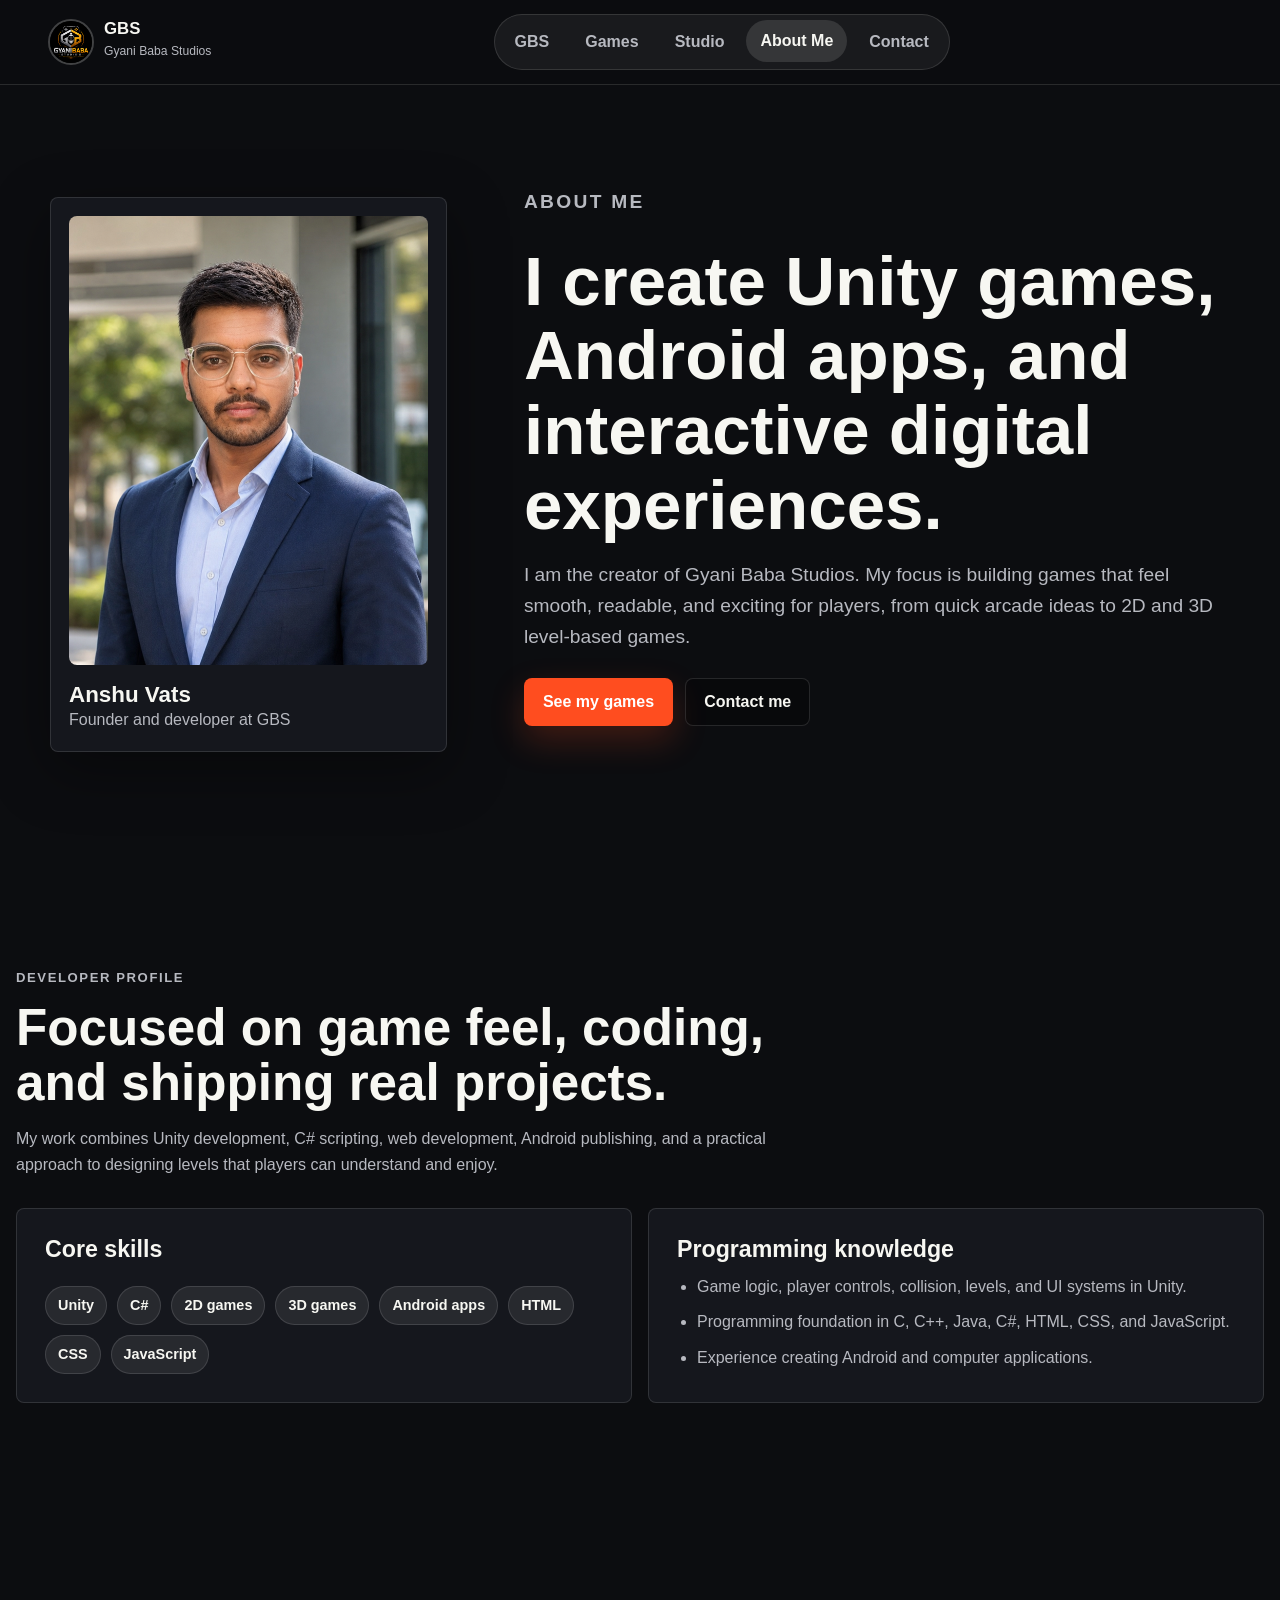
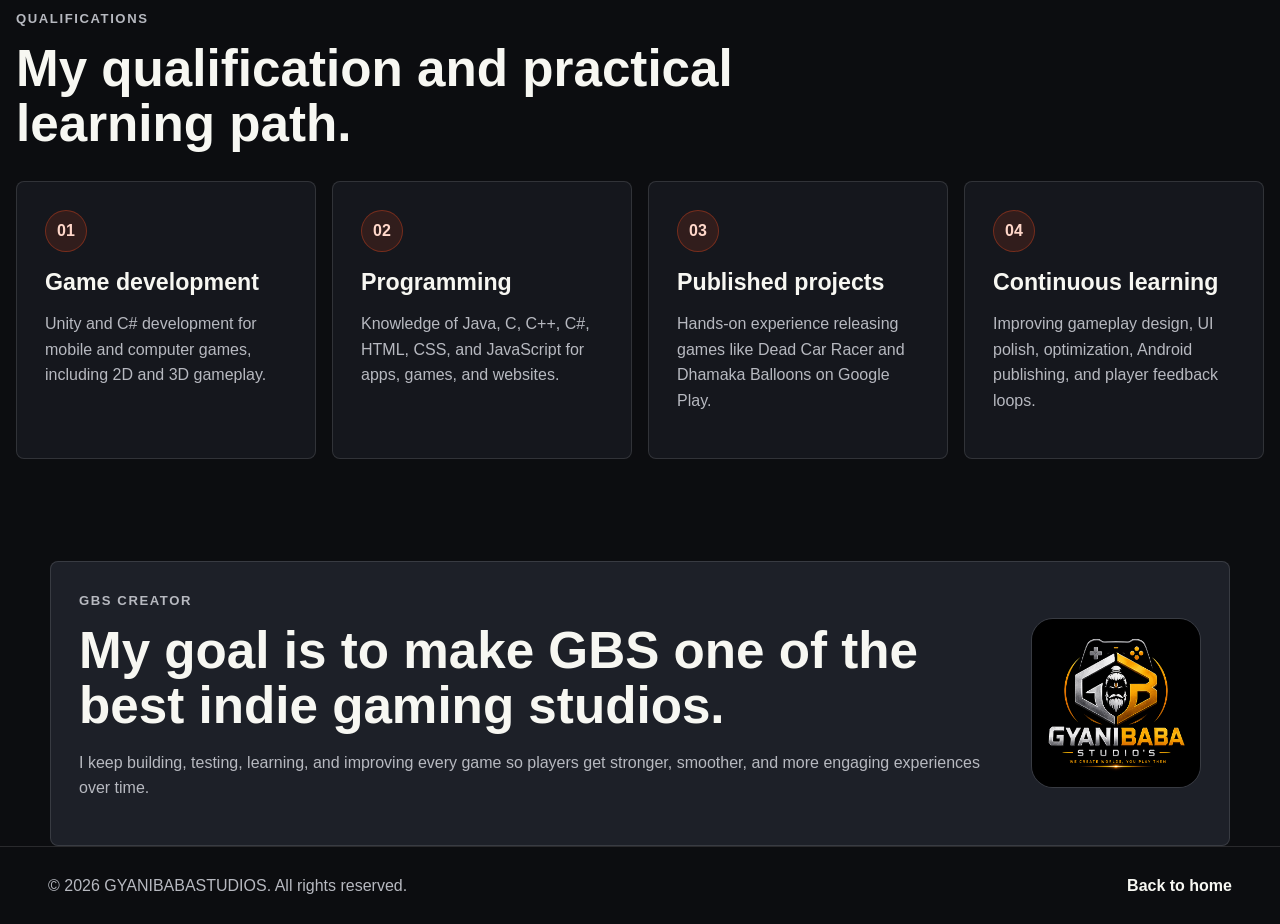
<file: about.html>
<!DOCTYPE html>
<html lang="en">
<head>
    <meta charset="UTF-8">
    <meta name="viewport" content="width=device-width, initial-scale=1.0">
    <meta name="description" content="About Anshu Vats, Unity game developer and creator of Gyani Baba Studios.">
    <link rel="icon" href="GYANIBABASTUDIO.png" type="image/png">
    <title>About Anshu Vats | GBS</title>
    <link rel="stylesheet" href="style.css">
</head>
<body>
    <div id="preloader" aria-hidden="true">
        <div class="loader-content">
            <img src="GYANIBABASTUDIO.png" alt="" class="loader-logo">
            <p>Loading About Page</p>
            <div class="spinner"></div>
        </div>
    </div>

    <header class="site-header">
        <a class="brand" href="index.html#hero" aria-label="GBS home">
            <img id="pic" src="GYANIBABASTUDIO.png" alt="GBS logo">
            <span>
                <strong>GBS</strong>
                <small>Gyani Baba Studios</small>
            </span>
        </a>

        <nav class="site-nav" aria-label="Main navigation">
            <ul class="nav-links">
                <li><a href="index.html#gbs">GBS</a></li>
                <li><a href="index.html#portfolio">Games</a></li>
                <li><a href="index.html#studio">Studio</a></li>
                <li><a href="about.html" aria-current="page">About Me</a></li>
                <li><a href="index.html#contact">Contact</a></li>
            </ul>
        </nav>

        <div class="nav-actions">
            <button class="menu-toggle" type="button" aria-label="Toggle menu" aria-expanded="false">
                <span></span>
                <span></span>
                <span></span>
            </button>
        </div>
    </header>

    <main>
        <section class="section about-hero">
            <div class="profile-card">
                <img src="profile-pic.png" alt="Profile photo of Anshu Vats">
                <div>
                    <strong>Anshu Vats</strong>
                    <span>Founder and developer at GBS</span>
                </div>
            </div>

            <div class="about-intro">
                <p class="eyebrow">About me</p>
                <h1>I create Unity games, Android apps, and interactive digital experiences.</h1>
                <p>
                    I am the creator of Gyani Baba Studios. My focus is building games that feel smooth,
                    readable, and exciting for players, from quick arcade ideas to 2D and 3D level-based games.
                </p>
                <div class="hero-actions">
                    <a href="index.html#portfolio" class="primary-btn">See my games</a>
                    <a href="index.html#contact" class="ghost-btn hero-ghost">Contact me</a>
                </div>
            </div>
        </section>

        <section class="section profile-details">
            <div class="section-heading">
                <p class="eyebrow">Developer profile</p>
                <h2>Focused on game feel, coding, and shipping real projects.</h2>
                <p>
                    My work combines Unity development, C# scripting, web development, Android publishing,
                    and a practical approach to designing levels that players can understand and enjoy.
                </p>
            </div>

            <div class="detail-grid">
                <article>
                    <h3>Core skills</h3>
                    <ul class="skills" aria-label="Core skills">
                        <li>Unity</li>
                        <li>C#</li>
                        <li>2D games</li>
                        <li>3D games</li>
                        <li>Android apps</li>
                        <li>HTML</li>
                        <li>CSS</li>
                        <li>JavaScript</li>
                    </ul>
                </article>

                <article>
                    <h3>Programming knowledge</h3>
                    <ul class="clean-list">
                        <li>Game logic, player controls, collision, levels, and UI systems in Unity.</li>
                        <li>Programming foundation in C, C++, Java, C#, HTML, CSS, and JavaScript.</li>
                        <li>Experience creating Android and computer applications.</li>
                    </ul>
                </article>
            </div>
        </section>

        <section class="section qualification-section">
            <div class="section-heading">
                <p class="eyebrow">Qualifications</p>
                <h2>My qualification and practical learning path.</h2>
            </div>

            <div class="qualification-grid">
                <article>
                    <span>01</span>
                    <h3>Game development</h3>
                    <p>Unity and C# development for mobile and computer games, including 2D and 3D gameplay.</p>
                </article>
                <article>
                    <span>02</span>
                    <h3>Programming</h3>
                    <p>Knowledge of Java, C, C++, C#, HTML, CSS, and JavaScript for apps, games, and websites.</p>
                </article>
                <article>
                    <span>03</span>
                    <h3>Published projects</h3>
                    <p>Hands-on experience releasing games like Dead Car Racer and Dhamaka Balloons on Google Play.</p>
                </article>
                <article>
                    <span>04</span>
                    <h3>Continuous learning</h3>
                    <p>Improving gameplay design, UI polish, optimization, Android publishing, and player feedback loops.</p>
                </article>
            </div>
        </section>

        <section class="section about-cta">
            <div>
                <p class="eyebrow">GBS creator</p>
                <h2>My goal is to make GBS one of the best indie gaming studios.</h2>
                <p>
                    I keep building, testing, learning, and improving every game so players get stronger,
                    smoother, and more engaging experiences over time.
                </p>
            </div>
            <img src="GYANIBABASTUDIO.png" alt="Gyani Baba Studios logo">
        </section>
    </main>

    <footer class="site-footer">
        <p>&copy; 2026 GYANIBABASTUDIOS. All rights reserved.</p>
        <a href="index.html#hero">Back to home</a>
    </footer>

    <script src="script.js"></script>
</body>
</html>
</file>
<file: style.css>
:root {
    --bg: #0c0d10;
    --panel: #15171d;
    --panel-strong: #1d2028;
    --text: #f7f7f2;
    --muted: #b7b9c0;
    --line: rgba(255, 255, 255, 0.12);
    --accent: #ff4d1f;
    --accent-2: #19c37d;
    --shadow: 0 18px 60px rgba(0, 0, 0, 0.38);
    --radius: 8px;
    --max-width: 1180px;
}

* {
    box-sizing: border-box;
}

[hidden] {
    display: none !important;
}

html {
    scroll-behavior: smooth;
}

body {
    margin: 0;
    font-family: Arial, Helvetica, sans-serif;
    line-height: 1.6;
    background: var(--bg);
    color: var(--text);
}

img {
    display: block;
    max-width: 100%;
}

a {
    color: inherit;
}

button,
input,
textarea {
    font: inherit;
}

.site-header {
    position: sticky;
    top: 0;
    z-index: 1000;
    display: flex;
    align-items: center;
    justify-content: space-between;
    gap: 18px;
    padding: 14px clamp(16px, 4vw, 48px);
    background: rgba(12, 13, 16, 0.86);
    border-bottom: 1px solid var(--line);
    backdrop-filter: blur(16px);
}

.brand {
    display: inline-flex;
    align-items: center;
    gap: 10px;
    text-decoration: none;
    min-width: max-content;
}

.brand img {
    width: 46px;
    height: 46px;
    border: 2px solid rgba(255, 255, 255, 0.22);
    border-radius: 50%;
    object-fit: cover;
}

.brand strong {
    display: block;
    color: var(--text);
    font-size: 1.05rem;
    line-height: 1;
}

.brand small {
    color: var(--muted);
    font-size: 0.76rem;
}

.site-nav {
    flex: 1;
    display: flex;
    justify-content: center;
}

.nav-links {
    display: flex;
    align-items: center;
    gap: 8px;
    padding: 6px;
    margin: 0;
    list-style: none;
    background: rgba(255, 255, 255, 0.06);
    border: 1px solid var(--line);
    border-radius: 999px;
}

.nav-links a {
    display: inline-flex;
    align-items: center;
    padding: 8px 14px;
    border-radius: 999px;
    color: var(--muted);
    font-weight: 700;
    text-decoration: none;
    transition: background 180ms ease, color 180ms ease, transform 180ms ease;
}

.nav-links a:hover,
.nav-links a:focus-visible,
.nav-links a[aria-current="page"] {
    background: rgba(255, 255, 255, 0.12);
    color: var(--text);
    transform: translateY(-1px);
}

.nav-actions {
    display: flex;
    align-items: center;
    justify-content: flex-end;
    gap: 10px;
    min-width: 0;
}

.primary-btn,
.ghost-btn,
.project-link {
    display: inline-flex;
    align-items: center;
    justify-content: center;
    min-height: 42px;
    padding: 10px 18px;
    border: 1px solid transparent;
    border-radius: var(--radius);
    font-weight: 800;
    text-decoration: none;
    cursor: pointer;
    transition: transform 180ms ease, border-color 180ms ease, background 180ms ease, color 180ms ease;
}

.primary-btn {
    background: var(--accent);
    color: white;
    box-shadow: 0 14px 34px rgba(255, 77, 31, 0.22);
}

.primary-btn:hover,
.primary-btn:focus-visible {
    transform: translateY(-2px);
    background: #ff663d;
}

.ghost-btn {
    background: rgba(255, 255, 255, 0.08);
    border-color: var(--line);
    color: var(--text);
}

.ghost-btn:hover,
.ghost-btn:focus-visible {
    transform: translateY(-2px);
    background: rgba(255, 255, 255, 0.14);
}

.menu-toggle {
    display: none;
    width: 42px;
    height: 42px;
    padding: 0;
    border: 1px solid var(--line);
    border-radius: var(--radius);
    background: rgba(255, 255, 255, 0.08);
    cursor: pointer;
}

.menu-toggle span {
    display: block;
    width: 18px;
    height: 2px;
    margin: 4px auto;
    background: var(--text);
    border-radius: 2px;
    transition: transform 180ms ease, opacity 180ms ease;
}

.site-header.nav-open .menu-toggle span:nth-child(1) {
    transform: translateY(6px) rotate(45deg);
}

.site-header.nav-open .menu-toggle span:nth-child(2) {
    opacity: 0;
}

.site-header.nav-open .menu-toggle span:nth-child(3) {
    transform: translateY(-6px) rotate(-45deg);
}

#preloader {
    position: fixed;
    inset: 0;
    z-index: 9999;
    display: grid;
    place-items: center;
    background: var(--bg);
    color: var(--text);
    transition: opacity 400ms ease, visibility 400ms ease;
}

#preloader.hidden {
    opacity: 0;
    visibility: hidden;
}

.loader-content {
    display: grid;
    justify-items: center;
    gap: 14px;
    text-align: center;
}

.loader-logo {
    width: 84px;
    height: 84px;
    border-radius: 50%;
    object-fit: cover;
}

.loader-content p {
    margin: 0;
    color: var(--muted);
    font-weight: 800;
    letter-spacing: 0.08em;
    text-transform: uppercase;
}

.spinner {
    width: 42px;
    height: 42px;
    border: 4px solid rgba(255, 255, 255, 0.18);
    border-top-color: var(--accent);
    border-radius: 50%;
    animation: spin 900ms linear infinite;
}

.hero-section {
    position: relative;
    min-height: calc(100vh - 75px);
    display: grid;
    grid-template-columns: minmax(0, 1fr) minmax(260px, 420px);
    gap: clamp(28px, 6vw, 82px);
    align-items: center;
    padding: clamp(70px, 10vw, 120px) clamp(16px, 5vw, 72px);
    overflow: hidden;
    isolation: isolate;
}

.hero-bg {
    position: absolute;
    inset: 0;
    z-index: -2;
    background:
        linear-gradient(90deg, rgba(12, 13, 16, 0.95) 0%, rgba(12, 13, 16, 0.78) 46%, rgba(12, 13, 16, 0.35) 100%),
        url("th.jpeg") center / cover no-repeat;
    transform: scale(1.02);
}

.hero-section::after {
    content: "";
    position: absolute;
    inset: auto 0 0;
    z-index: -1;
    height: 34%;
    background: linear-gradient(0deg, var(--bg), transparent);
}

.hero-content {
    width: min(780px, 100%);
}

.eyebrow {
    margin: 0 0 12px;
    color: var(--accent-2);
    font-size: 0.82rem;
    font-weight: 900;
    letter-spacing: 0.12em;
    text-transform: uppercase;
}

h1,
h2,
h3,
p {
    overflow-wrap: anywhere;
}

h1,
h2,
h3 {
    margin-top: 0;
    line-height: 1.08;
}

.hero-content h1 {
    margin-bottom: 18px;
    font-size: clamp(2.45rem, 7vw, 5.6rem);
    max-width: 10ch;
}

.hero-copy {
    width: min(660px, 100%);
    margin: 0 0 28px;
    color: #e6e6e6;
    font-size: clamp(1rem, 2vw, 1.25rem);
}

.hero-actions {
    display: flex;
    flex-wrap: wrap;
    gap: 12px;
    margin-bottom: 36px;
}

.hero-ghost {
    background: rgba(0, 0, 0, 0.26);
}

.hero-stats {
    display: grid;
    grid-template-columns: repeat(3, minmax(0, 1fr));
    width: min(680px, 100%);
    gap: 10px;
}

.hero-stats article {
    padding: 16px;
    background: rgba(255, 255, 255, 0.08);
    border: 1px solid var(--line);
    border-radius: var(--radius);
    backdrop-filter: blur(12px);
}

.hero-stats strong {
    display: block;
    font-size: 1.18rem;
}

.hero-stats span {
    color: var(--muted);
    font-size: 0.92rem;
}

.hero-logo-card {
    display: grid;
    justify-items: center;
    gap: 18px;
    padding: clamp(18px, 4vw, 34px);
    background: rgba(255, 255, 255, 0.09);
    border: 1px solid var(--line);
    border-radius: var(--radius);
    box-shadow: var(--shadow);
    backdrop-filter: blur(16px);
}

.hero-logo-card img {
    width: min(280px, 72vw);
    aspect-ratio: 1;
    object-fit: cover;
    border-radius: 22px;
    border: 1px solid rgba(255, 255, 255, 0.18);
}

.hero-logo-card span {
    color: var(--text);
    font-size: clamp(1.1rem, 2vw, 1.45rem);
    font-weight: 900;
    text-align: center;
}

.section {
    width: min(var(--max-width), calc(100% - 32px));
    margin: 0 auto;
    padding: clamp(64px, 8vw, 108px) 0;
}

.section-heading {
    width: min(760px, 100%);
    margin-bottom: 30px;
}

.section-heading h2,
.split-section h2,
.contact-panel h2 {
    margin-bottom: 16px;
    font-size: clamp(2rem, 4vw, 3.4rem);
}

.section-heading p,
.section-copy p,
.contact-panel p {
    color: var(--muted);
}

.split-section {
    display: grid;
    grid-template-columns: minmax(260px, 0.82fr) minmax(0, 1.18fr);
    gap: clamp(28px, 6vw, 80px);
    align-items: start;
}

.section-copy p {
    margin-top: 0;
    font-size: 1.06rem;
}

.gbs-section {
    width: min(1260px, calc(100% - 32px));
}

.value-grid {
    display: grid;
    grid-template-columns: repeat(4, minmax(0, 1fr));
    gap: 14px;
}

.value-grid article {
    display: grid;
    gap: 10px;
    min-height: 190px;
    padding: 20px;
    background: var(--panel);
    border: 1px solid var(--line);
    border-radius: var(--radius);
}

.value-grid strong {
    color: var(--text);
    font-size: 1.2rem;
    line-height: 1.2;
}

.value-grid span {
    color: var(--muted);
}

.skills {
    display: flex;
    flex-wrap: wrap;
    gap: 10px;
    padding: 0;
    margin: 24px 0 0;
    list-style: none;
}

.skills li,
.project-tag {
    display: inline-flex;
    align-items: center;
    min-height: 34px;
    padding: 7px 12px;
    background: rgba(255, 255, 255, 0.08);
    border: 1px solid var(--line);
    border-radius: 999px;
    color: var(--text);
    font-size: 0.9rem;
    font-weight: 800;
}

.portfolio-section {
    width: min(1260px, calc(100% - 32px));
}

.projects {
    display: grid;
    grid-template-columns: repeat(2, minmax(0, 1fr));
    gap: 18px;
}

.project-card {
    display: grid;
    grid-template-columns: 180px minmax(0, 1fr);
    gap: 18px;
    padding: 18px;
    background: var(--panel);
    border: 1px solid var(--line);
    border-radius: var(--radius);
    box-shadow: var(--shadow);
    transition: transform 180ms ease, border-color 180ms ease;
}

.project-card:hover {
    transform: translateY(-5px);
    border-color: rgba(255, 255, 255, 0.28);
}

.featured-card {
    grid-column: span 1;
}

.project-media {
    overflow: hidden;
    min-height: 260px;
    background: #0f1014;
    border-radius: var(--radius);
}

.project-media img {
    width: 100%;
    height: 100%;
    object-fit: cover;
    transition: transform 220ms ease;
}

.project-card:hover .project-media img {
    transform: scale(1.04);
}

.project-body {
    display: flex;
    flex-direction: column;
    align-items: flex-start;
}

.project-body h3 {
    margin: 16px 0 10px;
    font-size: clamp(1.5rem, 3vw, 2.2rem);
}

.project-body p {
    margin: 0 0 16px;
    color: var(--muted);
}

.feature-list {
    display: flex;
    flex-wrap: wrap;
    gap: 8px;
    padding: 0;
    margin: 0 0 20px;
    list-style: none;
}

.feature-list li {
    padding: 6px 10px;
    background: rgba(25, 195, 125, 0.12);
    border: 1px solid rgba(25, 195, 125, 0.22);
    border-radius: 999px;
    color: #caffea;
    font-size: 0.84rem;
    font-weight: 800;
}

.project-link {
    margin-top: auto;
    background: rgba(255, 77, 31, 0.1);
    border-color: rgba(255, 77, 31, 0.38);
    color: #ffd7ca;
}

.project-link:hover,
.project-link:focus-visible {
    background: var(--accent);
    color: white;
    transform: translateY(-2px);
}

.upcoming-section {
    width: min(1260px, calc(100% - 32px));
}

.upcoming-grid {
    display: grid;
    grid-template-columns: 1fr;
    gap: 30px;
    margin-bottom: 40px;
}

.upcoming-card {
    display: grid;
    gap: 18px;
    padding: 20px;
    background: var(--panel);
    border: 1px solid var(--line);
    border-radius: var(--radius);
    box-shadow: var(--shadow);
}

.horror-card {
    background:
        linear-gradient(135deg, rgba(255, 77, 31, 0.12), rgba(21, 23, 29, 0.92)),
        var(--panel);
}

.retro-card {
    align-content: start;
}

.upcoming-header h3 {
    margin: 14px 0 10px;
    font-size: clamp(1.7rem, 3vw, 2.7rem);
}

.upcoming-header p {
    margin: 0;
    color: var(--muted);
}

.game-carousel {
    position: relative;
    display: grid;
    gap: 12px;
}

.carousel-viewport {
    overflow: hidden;
    background:
        linear-gradient(135deg, rgba(255, 255, 255, 0.08), rgba(255, 77, 31, 0.08)),
        #0f1014;
    border: 1px solid var(--line);
    border-radius: var(--radius);
}

.carousel-track {
    display: flex;
    transition: transform 0.8s ease-in-out;
}

.carousel-slide {
    position: relative;
    display: grid;
    place-items: center;
    flex: 0 0 100%;
    min-height: clamp(300px, 38vw, 470px);
    margin: 0;
    background: rgba(255, 255, 255, 0.05);
}

.carousel-slide img {
    width: 100%;
    height: 100%;
    object-fit: cover;
}

.slide-placeholder {
    gap: 8px;
    text-align: center;
    border: 1px dashed rgba(255, 255, 255, 0.24);
}

.slide-placeholder span {
    color: var(--text);
    font-size: 1.4rem;
    font-weight: 900;
}

.slide-placeholder small {
    color: var(--muted);
    font-weight: 800;
}

.carousel-btn {
    position: absolute;
    top: 50%;
    z-index: 2;
    display: grid;
    place-items: center;
    width: 42px;
    height: 42px;
    padding: 0;
    border: 1px solid rgba(255, 255, 255, 0.22);
    border-radius: 50%;
    background: rgba(12, 13, 16, 0.74);
    color: var(--text);
    font-size: 1.5rem;
    font-weight: 900;
    cursor: pointer;
    transform: translateY(-50%);
    transition: background 180ms ease, transform 180ms ease;
}

.carousel-btn:hover,
.carousel-btn:focus-visible {
    background: var(--accent);
    transform: translateY(-50%) scale(1.05);
}

.carousel-btn.prev {
    left: 14px;
}

.carousel-btn.next {
    right: 14px;
}

.carousel-dots {
    display: flex;
    flex-wrap: wrap;
    justify-content: center;
    gap: 8px;
}

.carousel-dots button {
    width: 10px;
    height: 10px;
    padding: 0;
    border: 0;
    border-radius: 50%;
    background: rgba(255, 255, 255, 0.3);
    cursor: pointer;
}

.carousel-dots button.active {
    width: 28px;
    background: var(--accent);
    border-radius: 999px;
}

.studio-section {
    width: min(1260px, calc(100% - 32px));
}

.studio-grid {
    display: grid;
    grid-template-columns: repeat(3, minmax(0, 1fr));
    gap: 16px;
}

.studio-card {
    overflow: hidden;
    background: var(--panel);
    border: 1px solid var(--line);
    border-radius: var(--radius);
}

.studio-card img {
    width: 100%;
    aspect-ratio: 16 / 10;
    object-fit: cover;
}

.studio-card h3,
.studio-card p {
    margin-left: 18px;
    margin-right: 18px;
}

.studio-card h3 {
    margin-top: 18px;
    margin-bottom: 8px;
    font-size: 1.25rem;
}

.studio-card p {
    margin-top: 0;
    margin-bottom: 20px;
    color: var(--muted);
}

.showcase-section {
    width: 100%;
    padding: 24px 0;
    overflow: hidden;
}

.showcase-track {
    display: grid;
    grid-template-columns: repeat(4, minmax(240px, 1fr));
    gap: 12px;
    width: min(1260px, calc(100% - 32px));
    margin: 0 auto;
}

.showcase-track img {
    width: 100%;
    height: clamp(170px, 24vw, 280px);
    object-fit: cover;
    border: 1px solid var(--line);
    border-radius: var(--radius);
    filter: saturate(1.08) contrast(1.02);
}

.contact-section {
    width: min(1100px, calc(100% - 32px));
}

.contact-panel {
    display: grid;
    grid-template-columns: minmax(260px, 0.9fr) minmax(0, 1.1fr);
    gap: clamp(24px, 5vw, 60px);
    align-items: start;
    padding: clamp(20px, 5vw, 46px);
    background: var(--panel-strong);
    border: 1px solid var(--line);
    border-radius: var(--radius);
    box-shadow: var(--shadow);
}

.contact-panel form {
    display: grid;
    gap: 14px;
}

label {
    display: grid;
    gap: 7px;
    color: var(--text);
    font-weight: 800;
}

label span {
    font-size: 0.88rem;
}

input,
textarea {
    width: 100%;
    padding: 12px 13px;
    border: 1px solid rgba(255, 255, 255, 0.14);
    border-radius: var(--radius);
    outline: none;
    background: rgba(255, 255, 255, 0.06);
    color: var(--text);
    transition: border-color 180ms ease, box-shadow 180ms ease, background 180ms ease;
}

input::placeholder,
textarea::placeholder {
    color: rgba(255, 255, 255, 0.45);
}

input:focus,
textarea:focus {
    border-color: rgba(255, 77, 31, 0.76);
    background: rgba(255, 255, 255, 0.09);
    box-shadow: 0 0 0 4px rgba(255, 77, 31, 0.12);
}

textarea {
    min-height: 140px;
    resize: vertical;
}

.site-footer {
    display: flex;
    align-items: center;
    justify-content: space-between;
    gap: 16px;
    padding: 26px clamp(16px, 4vw, 48px);
    color: var(--muted);
    border-top: 1px solid var(--line);
}

.site-footer p {
    margin: 0;
}

.site-footer a {
    color: var(--text);
    font-weight: 800;
    text-decoration: none;
}

.about-hero {
    display: grid;
    grid-template-columns: minmax(260px, 0.72fr) minmax(0, 1.28fr);
    gap: clamp(26px, 6vw, 78px);
    align-items: center;
}

.profile-card {
    display: grid;
    gap: 18px;
    padding: 18px;
    background: var(--panel);
    border: 1px solid var(--line);
    border-radius: var(--radius);
    box-shadow: var(--shadow);
}

.profile-card img {
    width: 100%;
    aspect-ratio: 4 / 5;
    object-fit: cover;
    border-radius: var(--radius);
}

.profile-card strong {
    display: block;
    font-size: 1.4rem;
    line-height: 1.1;
}

.profile-card span,
.about-intro p,
.clean-list,
.qualification-grid p,
.about-cta p {
    color: var(--muted);
}

.about-intro h1 {
    margin-bottom: 18px;
    font-size: clamp(2.25rem, 5.4vw, 5rem);
}

.about-intro p {
    margin: 0 0 26px;
    max-width: 720px;
    font-size: clamp(1rem, 2vw, 1.2rem);
}

.profile-details,
.qualification-section {
    width: min(1260px, calc(100% - 32px));
}

.detail-grid,
.qualification-grid {
    display: grid;
    grid-template-columns: repeat(2, minmax(0, 1fr));
    gap: 16px;
}

.detail-grid article,
.qualification-grid article,
.about-cta {
    padding: clamp(18px, 3vw, 28px);
    background: var(--panel);
    border: 1px solid var(--line);
    border-radius: var(--radius);
}

.detail-grid h3,
.qualification-grid h3 {
    margin-bottom: 12px;
    font-size: 1.45rem;
}

.clean-list {
    display: grid;
    gap: 10px;
    padding-left: 20px;
    margin: 0;
}

.qualification-grid {
    grid-template-columns: repeat(4, minmax(0, 1fr));
}

.qualification-grid span {
    display: inline-flex;
    align-items: center;
    justify-content: center;
    width: 42px;
    height: 42px;
    margin-bottom: 18px;
    background: rgba(255, 77, 31, 0.12);
    border: 1px solid rgba(255, 77, 31, 0.34);
    border-radius: 50%;
    color: #ffd7ca;
    font-weight: 900;
}

.about-cta {
    display: grid;
    grid-template-columns: minmax(0, 1fr) 170px;
    gap: 24px;
    align-items: center;
    background: var(--panel-strong);
}

.about-cta h2 {
    margin-bottom: 12px;
    font-size: clamp(2rem, 4vw, 3.2rem);
}

.about-cta img {
    width: 170px;
    aspect-ratio: 1;
    object-fit: cover;
    border-radius: 22px;
    border: 1px solid var(--line);
}

@keyframes spin {
    to {
        transform: rotate(360deg);
    }
}

@media (max-width: 980px) {
    .site-header {
        align-items: center;
    }

    .site-nav {
        position: absolute;
        top: calc(100% + 1px);
        left: 16px;
        right: 16px;
        display: none;
        justify-content: stretch;
    }

    .site-header.nav-open .site-nav {
        display: block;
    }

    .nav-links {
        display: grid;
        gap: 4px;
        padding: 10px;
        border-radius: var(--radius);
        background: rgba(21, 23, 29, 0.98);
        box-shadow: var(--shadow);
    }

    .nav-links a {
        justify-content: center;
        border-radius: var(--radius);
    }

    .menu-toggle {
        display: block;
    }

    .projects,
    .upcoming-grid,
    .studio-grid,
    .contact-panel,
    .split-section,
    .hero-section,
    .about-hero,
    .about-cta {
        grid-template-columns: 1fr;
    }

    .project-card {
        grid-template-columns: 160px minmax(0, 1fr);
    }

    .carousel-slide {
        min-height: clamp(260px, 56vw, 420px);
    }

    .hero-logo-card {
        max-width: 420px;
    }

    .value-grid,
    .qualification-grid {
        grid-template-columns: repeat(2, minmax(0, 1fr));
    }
}

@media (max-width: 720px) {
    .site-header {
        padding: 12px 14px;
        gap: 10px;
    }

    .brand small {
        display: none;
    }

    .nav-actions {
        gap: 7px;
    }

    .hero-section {
        min-height: auto;
        padding-top: 78px;
    }

    .hero-content h1 {
        max-width: 11ch;
    }

    .hero-logo-card {
        width: 100%;
        max-width: none;
    }

    .hero-stats {
        grid-template-columns: 1fr;
    }

    .project-card {
        grid-template-columns: 1fr;
    }

    .carousel-btn {
        width: 38px;
        height: 38px;
    }

    .value-grid,
    .detail-grid,
    .qualification-grid {
        grid-template-columns: 1fr;
    }

    .project-media {
        min-height: 220px;
    }

    .showcase-track {
        grid-template-columns: 1fr 1fr;
    }

    .site-footer {
        align-items: flex-start;
        flex-direction: column;
    }

    .about-cta img {
        width: 120px;
    }
}

@media (max-width: 460px) {
    .brand img {
        width: 40px;
        height: 40px;
    }

    .brand strong {
        font-size: 0.95rem;
    }

    .hero-actions {
        display: grid;
    }

    .hero-actions .primary-btn,
    .hero-actions .ghost-btn,
    .contact-panel .primary-btn,
    .project-link {
        width: 100%;
    }

    .showcase-track {
        grid-template-columns: 1fr;
    }

    .carousel-slide {
        min-height: 230px;
    }
}

@media (prefers-reduced-motion: reduce) {
    *,
    *::before,
    *::after {
        scroll-behavior: auto !important;
        animation-duration: 0.01ms !important;
        animation-iteration-count: 1 !important;
        transition-duration: 0.01ms !important;
    }
}
</file>
